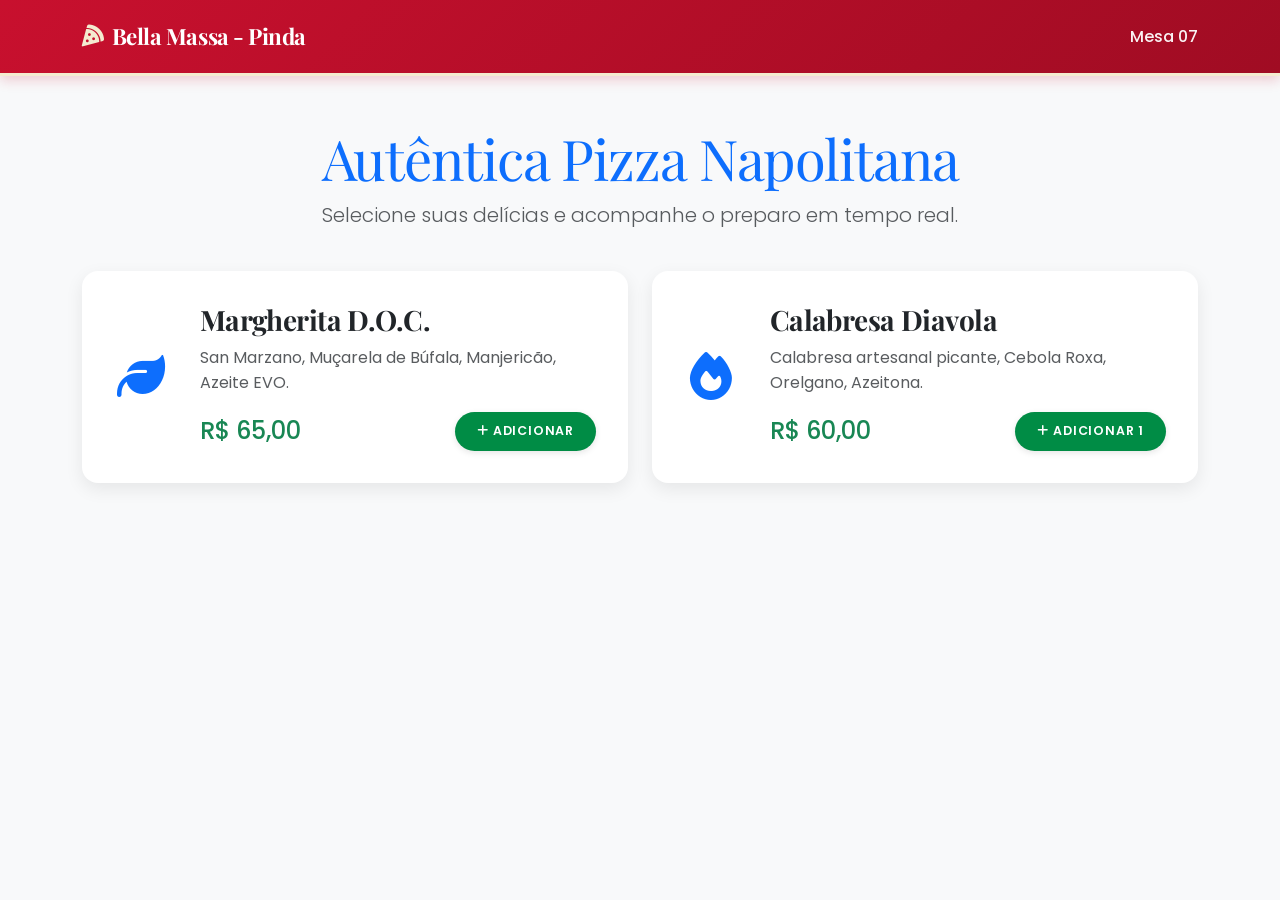
<file: pedido.html>
<!DOCTYPE html>
<html lang="pt-BR">
<head>
    <meta charset="UTF-8">
    <meta name="viewport" content="width=device-width, initial-scale=1.0">
    <title>Bella Massa - Cardápio Digital - Mesa 07</title>
    
    <!-- Bibliotecas: Bootstrap 5, Font Awesome e Nosso CSS Customizado -->
    <link href="https://cdn.jsdelivr.net/npm/bootstrap@5.3.0/dist/css/bootstrap.min.css" rel="stylesheet">
    <link href="https://cdnjs.cloudflare.com/ajax/libs/font-awesome/6.4.0/css/all.min.css" rel="stylesheet">
    <link rel="stylesheet" href="css/custom.css">
</head>
<body>

    <!-- Navbar Temática -->
    <nav class="navbar navbar-expand-lg navbar-bella-massa">
        <div class="container">
            <a class="navbar-brand" href="#">
                <i class="fas fa-pizza-slice me-2"></i>Bella Massa - Pinda
            </a>
            <span class="navbar-text text-white">Mesa 07</span>
        </div>
    </nav>

    <div class="container my-5">
        <div class="row mb-4">
            <div class="col-12 text-center">
                <h1 class="display-4 text-primary">Autêntica Pizza Napolitana</h1>
                <p class="lead text-muted">Selecione suas delícias e acompanhe o preparo em tempo real.</p>
            </div>
        </div>

        <div class="row g-4">
            <!-- Card de Item do Cardápio -->
            <div class="col-md-6">
                <div class="card card-bella h-100 p-3">
                    <div class="row g-0 align-items-center">
                        <div class="col-2 text-center text-primary">
                            <i class="fas fa-leaf fa-3x"></i>
                        </div>
                        <div class="col-10 card-body">
                            <h3 class="card-title">Margherita D.O.C.</h3>
                            <p class="card-text text-muted">San Marzano, Muçarela de Búfala, Manjericão, Azeite EVO.</p>
                            <div class="d-flex justify-content-between align-items-center mt-3">
                                <span class="h4 text-success m-0">R$ 65,00</span>
                                <button class="btn btn-success btn-bella" onclick="fazerPedido('Margherita DOC', 65.00)">
                                    <i class="fas fa-plus me-1"></i>Adicionar
                                </button>
                            </div>
                        </div>
                    </div>
                </div>
            </div>

            <div class="col-md-6">
                <div class="card card-bella h-100 p-3">
                    <div class="row g-0 align-items-center">
                        <div class="col-2 text-center text-primary">
                            <i class="fas fa-fire fa-3x"></i>
                        </div>
                        <div class="col-10 card-body">
                            <h3 class="card-title">Calabresa Diavola</h3>
                            <p class="card-text text-muted">Calabresa artesanal picante, Cebola Roxa, Orelgano, Azeitona.</p>
                            <div class="d-flex justify-content-between align-items-center mt-3">
                                <span class="h4 text-success m-0">R$ 60,00</span>
                                <button class="btn btn-success btn-bella" onclick="fazerPedido('Calabresa Diavola', 60.00)">
                                    <i class="fas fa-plus me-1"></i>Adicionar
                                1</button>
                            </div>
                        </div>
                    </div>
                </div>
            </div>
        </div>
    </div>

    <!-- Modal de Confirmação (Bootstrap) -->
    <div class="modal fade" id="modalConfirmacao" tabindex="-1">
        <div class="modal-dialog modal-dialog-centered">
            <div class="modal-content card-bella">
                <div class="modal-body text-center p-5">
                    <i class="fas fa-check-circle text-success fa-5x mb-4"></i>
                    <h2 class="text-success">Pedido Enviado!</h2>
                    <p class="lead">Sua pizza já está na fila de preparo. Grazie!</p>
                </div>
            </div>
        </div>
    </div>

    <!-- Importação de Scripts: Bootstrap, JS do Pedido -->
    <script src="https://cdn.jsdelivr.net/npm/bootstrap@5.3.0/dist/js/bootstrap.bundle.min.js"></script>
    <script src="js/pedido.js"></script>
    <script>
        // Função para mostrar o modal do Bootstrap
        const modal = new bootstrap.Modal(document.getElementById('modalConfirmacao'));
        function fazerPedidoComModal(nome, preco) {
            fazerPedido(nome, preco);
            modal.show();
            setTimeout(() => modal.hide(), 2500);
        }
    </script>
</body>
</html>
</file>
<file: css/custom.css>
@import url('https://fonts.googleapis.com/css2?family=Playfair+Display:wght@600;700;800&family=Poppins:wght@300;400;500;600;700&display=swap');

:root {
    --bs-primary: #C8102E;
    --bs-primary-hover: #A00C23;
    --bs-success: #008C45;
    --bs-success-hover: #006B34;
    --bs-warning: #FFC107;
    --bs-warning-dark: #D39E00;
    --bs-secondary: #F4EBD0;
    --bs-dark: #1A1A1A;
    --bs-body-bg: #F8F9FA;
    
    --font-titulo: 'Playfair Display', Georgia, serif;
    --font-corpo: 'Poppins', system-ui, -apple-system, sans-serif;
    
    --shadow-sm: 0 2px 8px rgba(0, 0, 0, 0.06);
    --shadow-md: 0 6px 18px rgba(0, 0, 0, 0.08);
    --shadow-lg: 0 12px 25px rgba(0, 0, 0, 0.12);
    --transition: all 0.25s cubic-bezier(0.4, 0, 0.2, 1);
}

* {
    box-sizing: border-box;
}

body {
    font-family: var(--font-corpo);
    background-color: var(--bs-body-bg);
    color: var(--bs-dark);
    line-height: 1.6;
    -webkit-font-smoothing: antialiased;
}

h1, h2, h3, h4, h5, h6, .navbar-brand {
    font-family: var(--font-titulo);
    font-weight: 700;
    letter-spacing: -0.02em;
}

.navbar-bella-massa {
    background: linear-gradient(135deg, var(--bs-primary) 0%, #A00C23 100%);
    box-shadow: 0 4px 12px rgba(200, 16, 46, 0.2);
    padding: 0.85rem 1rem;
    border-bottom: 3px solid var(--bs-secondary);
}

.navbar-bella-massa .navbar-brand {
    color: #FFFFFF !important;
    font-size: 1.4rem;
    display: flex;
    align-items: center;
}

.navbar-bella-massa .navbar-brand i {
    color: var(--bs-secondary);
}

.navbar-bella-massa .nav-link,
.navbar-bella-massa .navbar-text {
    color: rgba(255, 255, 255, 0.95) !important;
    font-weight: 500;
}

.card-bella {
    border: none;
    border-radius: 16px;
    background-color: #FFFFFF;
    box-shadow: var(--shadow-md);
    transition: var(--transition);
    overflow: hidden;
}

.card-bella:hover {
    transform: translateY(-4px);
    box-shadow: var(--shadow-lg);
}

.card-pedido-pendente { 
    border-left: 6px solid var(--bs-warning) !important; 
}

.card-pedido-forno { 
    border-left: 6px solid var(--bs-primary) !important; 
}

.card-pedido-pronto { 
    border-left: 6px solid var(--bs-success) !important; 
}

.btn-bella {
    border-radius: 50px;
    padding: 10px 22px;
    font-weight: 600;
    text-transform: uppercase;
    font-size: 0.78rem;
    letter-spacing: 0.8px;
    transition: var(--transition);
    display: inline-flex;
    align-items: center;
    justify-content: center;
    border: none;
    box-shadow: 0 2px 6px rgba(0, 0, 0, 0.1);
}

.btn-bella:hover {
    transform: translateY(-2px);
    box-shadow: 0 4px 12px rgba(0, 0, 0, 0.18);
}

.btn-bella:active {
    transform: translateY(0);
}

.btn-primary { 
    background-color: var(--bs-primary); 
    color: #FFFFFF;
}

.btn-primary:hover, .btn-primary:focus { 
    background-color: var(--bs-primary-hover); 
}

.btn-success { 
    background-color: var(--bs-success); 
    color: #FFFFFF;
}

.btn-success:hover, .btn-success:focus { 
    background-color: var(--bs-success-hover); 
}

.btn-secondary {
    background-color: var(--bs-secondary);
    color: var(--bs-primary);
}

.btn-secondary:hover, .btn-secondary:focus {
    background-color: #E2D6B5;
    color: var(--bs-primary-hover);
}

.badge-status {
    padding: 8px 14px;
    border-radius: 30px;
    font-size: 0.75rem;
    font-weight: 600;
    letter-spacing: 0.5px;
    text-transform: uppercase;
}

.icon-status {
    font-size: 2.2rem;
    line-height: 1;
}

body.bg-dark, 
body[style*="background-color: #121212"] {
    background-color: #121212 !important;
}

.bg-dark .card-bella {
    background-color: #1E1E1E !important;
    color: #FFFFFF;
    border-top: 1px solid rgba(255, 255, 255, 0.05);
}

.bg-dark .card-bella .text-muted {
    color: #A0A0A0 !important;
}

.modal-content.card-bella {
    border-radius: 20px;
    border: none;
    box-shadow: var(--shadow-lg);
}

.table-responsive {
    border-radius: 12px;
    overflow: hidden;
}

.table {
    margin-bottom: 0;
}

.table thead th {
    font-family: var(--font-corpo);
    font-weight: 600;
    text-transform: uppercase;
    font-size: 0.8rem;
    letter-spacing: 0.5px;
    padding: 14px 16px;
}

.table tbody td {
    padding: 14px 16px;
}

#painel-fechamento .card-bella {
    background: linear-gradient(145deg, var(--bs-primary) 0%, #900A20 100%) !important;
    border: 1px solid rgba(255, 255, 255, 0.1);
}

#painel-fechamento .text-secondary {
    color: var(--bs-secondary) !important;
}

#painel-fechamento .btn-secondary {
    font-size: 0.9rem;
    padding: 14px 20px;
}

@keyframes pulseAlert {
    0% { transform: scale(1); }
    50% { transform: scale(1.05); }
    100% { transform: scale(1); }
}

.fa-beat-fade {
    animation: pulseAlert 2s infinite ease-in-out;
}
</file>
